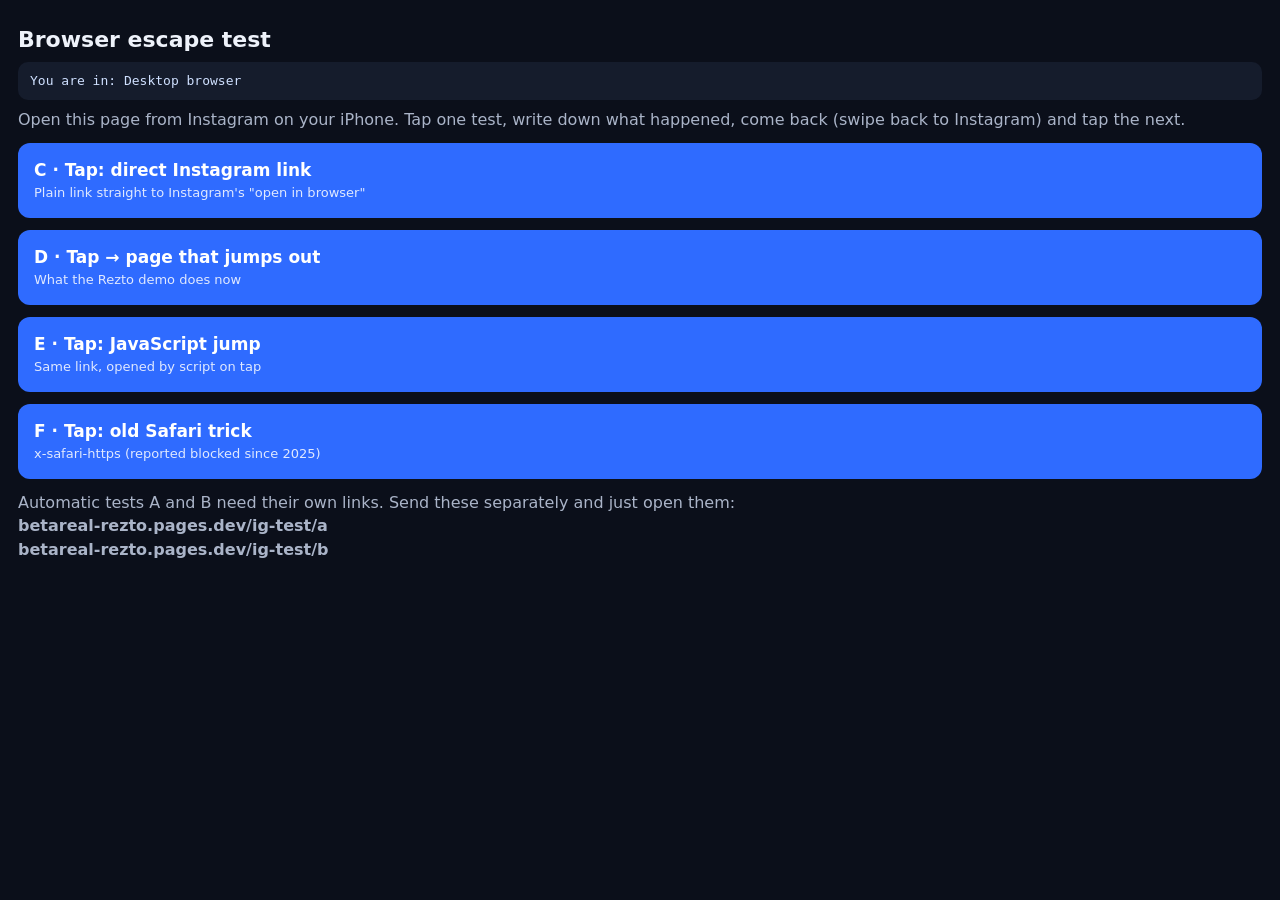
<file: ig-test/index.html>
<!doctype html><html lang="en"><head><meta charset="utf-8"><meta name="viewport" content="width=device-width,initial-scale=1"><meta name="robots" content="noindex,nofollow">
<title>Browser escape test</title><style>body{margin:0;padding:24px 18px 40px;font:16px/1.45 -apple-system,system-ui,sans-serif;background:#0B0F1A;color:#EEF2FA}h1{font-size:22px;margin:0 0 6px}p{margin:8px 0;color:#AAB4C8}.env{font:13px/1.4 ui-monospace,Menlo,monospace;background:#151C2C;border-radius:10px;padding:10px 12px;color:#CFE0FF;word-break:break-word}a.t,button.t{display:block;width:100%;box-sizing:border-box;margin:12px 0;padding:16px;border-radius:12px;border:0;background:#2F6BFF;color:#fff;font:600 17px/1.3 -apple-system,system-ui,sans-serif;text-align:left;text-decoration:none}a.t small,button.t small{display:block;font-weight:400;font-size:13px;opacity:.85;margin-top:4px}.big{font-size:44px;margin:10px 0}</style></head><body>
<h1>Browser escape test</h1>
<div class="env" id="env"></div>
<p>Open this page from Instagram on your iPhone. Tap one test, write down what happened, come back (swipe back to Instagram) and tap the next.</p>
<a class="t" href="instagram://extbrowser/?url=https%3A%2F%2Fbetareal-rezto.pages.dev%2Fig-test%2Flanded%3Ft%3DC">C · Tap: direct Instagram link<small>Plain link straight to Instagram's "open in browser"</small></a>
<a class="t" href="d">D · Tap → page that jumps out<small>What the Rezto demo does now</small></a>
<button class="t" id="e">E · Tap: JavaScript jump<small>Same link, opened by script on tap</small></button>
<a class="t" href="x-safari-https://betareal-rezto.pages.dev/ig-test/landed?t=F">F · Tap: old Safari trick<small>x-safari-https (reported blocked since 2025)</small></a>
<p>Automatic tests A and B need their own links. Send these separately and just open them:<br>
<b>betareal-rezto.pages.dev/ig-test/a</b><br><b>betareal-rezto.pages.dev/ig-test/b</b></p>
<script>(function(){var u=navigator.userAgent,w=/Instagram/i.test(u)?"Instagram in-app browser":/FBAN|FBAV|FB_IAB|FBIOS|FB4A/.test(u)?"Facebook in-app browser":/CriOS/.test(u)?"Chrome":/iPhone|iPad/.test(u)?"Safari":/Android/.test(u)?"Android browser":"Desktop browser";document.getElementById("env").textContent="You are in: "+w;window.__where=w})()</script>
<script>document.getElementById("e").onclick=function(){window.location.href="instagram://extbrowser/?url=https%3A%2F%2Fbetareal-rezto.pages.dev%2Fig-test%2Flanded%3Ft%3DE"};</script>
</body></html>
</file>
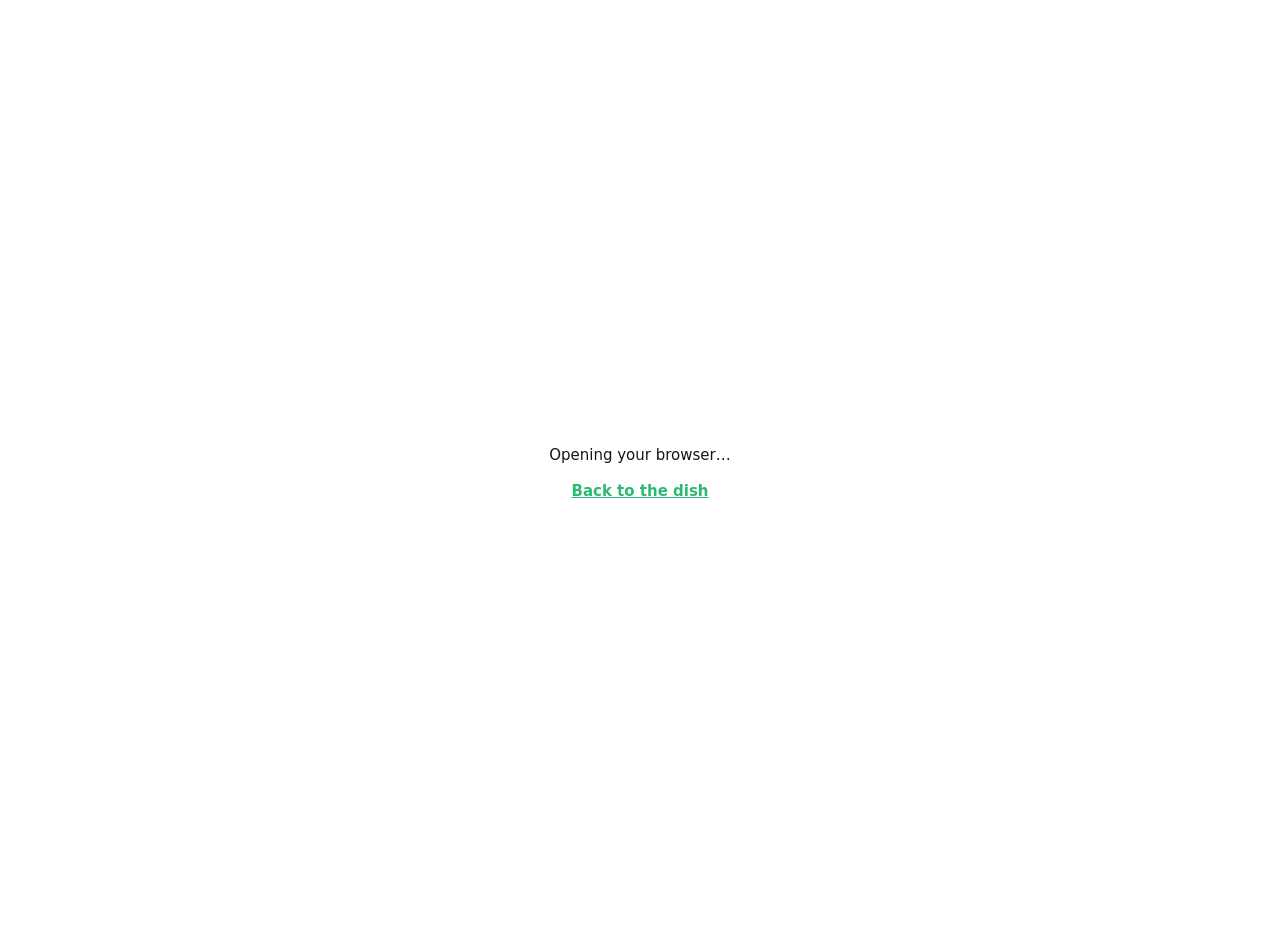
<file: out.html>
<!doctype html>
<html lang="en">
<head>
<meta charset="utf-8">
<meta name="viewport" content="width=device-width, initial-scale=1">
<meta name="robots" content="noindex, nofollow">
<!-- Instagram on iPhone: Meta's own scheme opens the phone's default browser.
     It only fires from a declarative meta refresh (a scripted redirect is dropped),
     which is why this is a separate static page. Update the URL if the demo moves. -->
<meta http-equiv="refresh" content="0;url=instagram://extbrowser/?url=https%3A%2F%2Fbetareal-rezto.pages.dev%2F%3Far%3D1%26from%3Dinstagram">
<title>Opening your browser…</title>
<style>
  body { margin: 0; min-height: 100vh; display: grid; place-content: center; gap: 14px; padding: 24px;
         text-align: center; font: 15px/1.45 system-ui, -apple-system, sans-serif; background: #fff; color: #171717; }
  p { margin: 0; }
  #m { color: #7C7C7C; }
  #m[hidden] { display: none; }
  a { color: #2CBA72; font-weight: 700; }
</style>
</head>
<body>
<p>Opening your browser…</p>
<p id="m" hidden>If nothing happened: tap ••• in the top corner, then “Open in browser”.</p>
<p><a href="./">Back to the dish</a></p>
<script>setTimeout(function () { document.getElementById('m').hidden = false; }, 1500);</script>
</body>
</html>
</file>
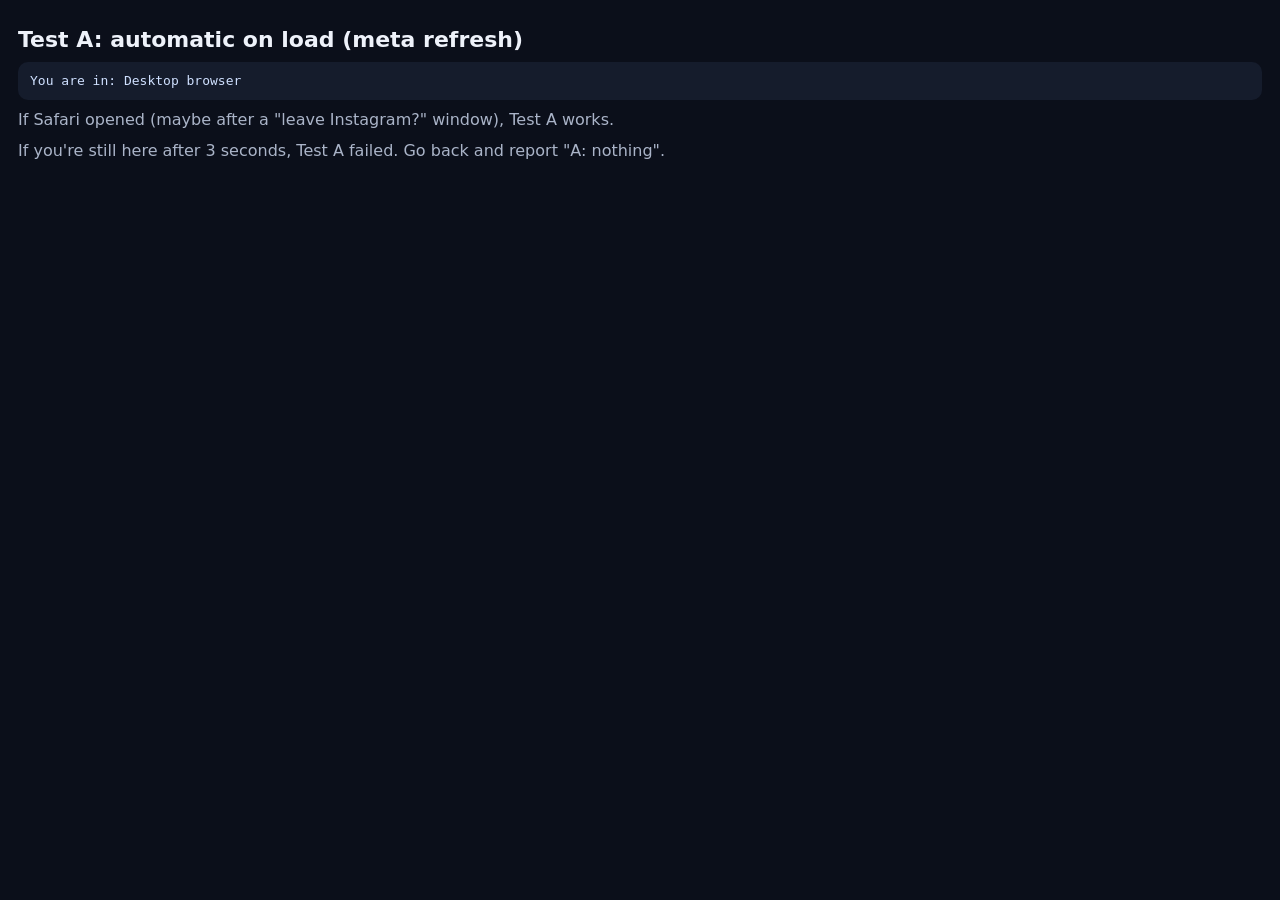
<file: ig-test/a.html>
<!doctype html><html lang="en"><head><meta charset="utf-8"><meta name="viewport" content="width=device-width,initial-scale=1"><meta name="robots" content="noindex,nofollow">
<meta http-equiv="refresh" content="0;url=instagram://extbrowser/?url=https%3A%2F%2Fbetareal-rezto.pages.dev%2Fig-test%2Flanded%3Ft%3DA">
<title>Test A</title><style>body{margin:0;padding:24px 18px 40px;font:16px/1.45 -apple-system,system-ui,sans-serif;background:#0B0F1A;color:#EEF2FA}h1{font-size:22px;margin:0 0 6px}p{margin:8px 0;color:#AAB4C8}.env{font:13px/1.4 ui-monospace,Menlo,monospace;background:#151C2C;border-radius:10px;padding:10px 12px;color:#CFE0FF;word-break:break-word}a.t,button.t{display:block;width:100%;box-sizing:border-box;margin:12px 0;padding:16px;border-radius:12px;border:0;background:#2F6BFF;color:#fff;font:600 17px/1.3 -apple-system,system-ui,sans-serif;text-align:left;text-decoration:none}a.t small,button.t small{display:block;font-weight:400;font-size:13px;opacity:.85;margin-top:4px}.big{font-size:44px;margin:10px 0}</style></head><body>
<h1>Test A: automatic on load (meta refresh)</h1>
<div class="env" id="env"></div>
<p>If Safari opened (maybe after a "leave Instagram?" window), Test A works.</p>
<p>If you're still here after 3 seconds, Test A failed. Go back and report "A: nothing".</p>
<script>(function(){var u=navigator.userAgent,w=/Instagram/i.test(u)?"Instagram in-app browser":/FBAN|FBAV|FB_IAB|FBIOS|FB4A/.test(u)?"Facebook in-app browser":/CriOS/.test(u)?"Chrome":/iPhone|iPad/.test(u)?"Safari":/Android/.test(u)?"Android browser":"Desktop browser";document.getElementById("env").textContent="You are in: "+w;window.__where=w})()</script></body></html>
</file>
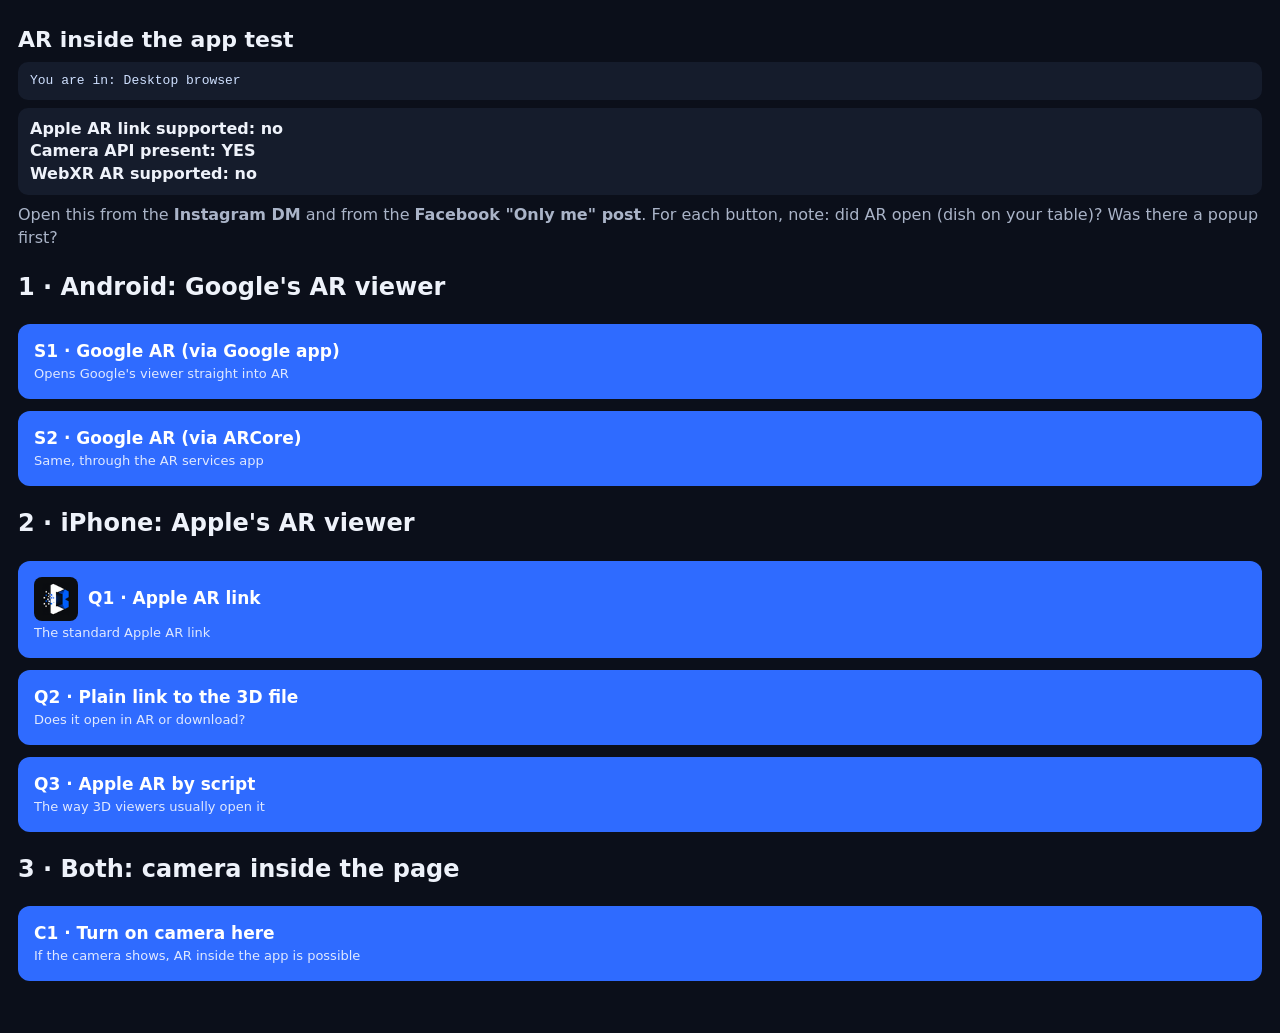
<file: ig-test/ar.html>
<!doctype html><html lang="en"><head><meta charset="utf-8"><meta name="viewport" content="width=device-width,initial-scale=1"><meta name="robots" content="noindex,nofollow">
<title>AR inside the app test</title><style>body{margin:0;padding:24px 18px 40px;font:16px/1.45 -apple-system,system-ui,sans-serif;background:#0B0F1A;color:#EEF2FA}h1{font-size:22px;margin:0 0 6px}p{margin:8px 0;color:#AAB4C8}.env{font:13px/1.4 ui-monospace,Menlo,monospace;background:#151C2C;border-radius:10px;padding:10px 12px;color:#CFE0FF;word-break:break-word}a.t,button.t{display:block;width:100%;box-sizing:border-box;margin:12px 0;padding:16px;border-radius:12px;border:0;background:#2F6BFF;color:#fff;font:600 17px/1.3 -apple-system,system-ui,sans-serif;text-align:left;text-decoration:none}a.t small,button.t small{display:block;font-weight:400;font-size:13px;opacity:.85;margin-top:4px}.big{font-size:44px;margin:10px 0}video{width:100%;border-radius:12px;background:#000;display:block}.res{font:600 16px/1.4 -apple-system,system-ui,sans-serif;background:#151C2C;border-radius:10px;padding:10px 12px;margin:8px 0;white-space:pre-line}.cam{position:relative}.cam img{position:absolute;left:50%;bottom:12%;width:55%;transform:translateX(-50%);pointer-events:none;filter:drop-shadow(0 18px 18px rgba(0,0,0,.55))}a.q img{width:44px;height:44px;border-radius:8px;vertical-align:middle;margin-right:10px}</style></head><body>
<h1>AR inside the app test</h1>
<div class="env" id="env"></div>
<div class="res" id="diag">Checking what this browser supports…</div>
<p>Open this from the <b>Instagram DM</b> and from the <b>Facebook "Only me" post</b>. For each button, note: did AR open (dish on your table)? Was there a popup first?</p>

<h2>1 · Android: Google's AR viewer</h2>
<a class="t" href="intent://arvr.google.com/scene-viewer/1.0?file=https%3A%2F%2Fpub-b253d60df14c4c1f94bada002fa59596.r2.dev%2Ffood-market-main%2F1789294491888_khachapuri_enhanced_half_size.glb&mode=ar_preferred&title=Adjarian%20Khachapuri#Intent;scheme=https;package=com.google.android.googlequicksearchbox;action=android.intent.action.VIEW;S.browser_fallback_url=https%3A%2F%2Fbetareal-rezto.pages.dev%2Fig-test%2Flanded%3Ft%3DS1x;end">S1 · Google AR (via Google app)<small>Opens Google's viewer straight into AR</small></a>
<a class="t" href="intent://arvr.google.com/scene-viewer/1.0?file=https%3A%2F%2Fpub-b253d60df14c4c1f94bada002fa59596.r2.dev%2Ffood-market-main%2F1789294491888_khachapuri_enhanced_half_size.glb&mode=ar_only#Intent;scheme=https;package=com.google.ar.core;action=android.intent.action.VIEW;S.browser_fallback_url=https%3A%2F%2Fbetareal-rezto.pages.dev%2Fig-test%2Flanded%3Ft%3DS2x;end">S2 · Google AR (via ARCore)<small>Same, through the AR services app</small></a>

<h2>2 · iPhone: Apple's AR viewer</h2>
<a class="t q" rel="ar" href="https://pub-b253d60df14c4c1f94bada002fa59596.r2.dev/food-market-main/1789294515939_khachapuri_enhanced_half_size.usdz"><img src="../assets/betareal-mark.png" alt="">Q1 · Apple AR link<small>The standard Apple AR link</small></a>
<a class="t" href="https://pub-b253d60df14c4c1f94bada002fa59596.r2.dev/food-market-main/1789294515939_khachapuri_enhanced_half_size.usdz">Q2 · Plain link to the 3D file<small>Does it open in AR or download?</small></a>
<button class="t" id="q3">Q3 · Apple AR by script<small>The way 3D viewers usually open it</small></button>

<h2>3 · Both: camera inside the page</h2>
<button class="t" id="cam">C1 · Turn on camera here<small>If the camera shows, AR inside the app is possible</small></button>
<div class="cam" id="camBox" hidden><video id="v" playsinline muted autoplay></video><img src="../assets/betareal-mark.png" alt="" id="dish"></div>
<div class="res" id="camRes" hidden></div>
<script>(function(){var u=navigator.userAgent,w=/Instagram/i.test(u)?"Instagram in-app browser":/FBAN|FBAV|FB_IAB|FBIOS|FB4A/.test(u)?"Facebook in-app browser":/CriOS/.test(u)?"Chrome":/iPhone|iPad/.test(u)?"Safari":/Android/.test(u)?"Android browser":"Desktop browser";document.getElementById("env").textContent="You are in: "+w;window.__where=w})()</script>
<script>
(function(){
  var d=document.getElementById('diag'),a=document.createElement('a'),lines=[];
  lines.push('Apple AR link supported: '+((a.relList&&a.relList.supports&&a.relList.supports('ar'))?'YES':'no'));
  lines.push('Camera API present: '+((navigator.mediaDevices&&navigator.mediaDevices.getUserMedia)?'YES':'no'));
  if(navigator.xr&&navigator.xr.isSessionSupported){
    navigator.xr.isSessionSupported('immersive-ar').then(function(ok){lines.push('WebXR AR supported: '+(ok?'YES':'no'));d.textContent=lines.join('\n')}).catch(function(){lines.push('WebXR AR supported: error');d.textContent=lines.join('\n')});
  } else lines.push('WebXR AR supported: no');
  d.textContent=lines.join('\n');

  document.getElementById('q3').onclick=function(){
    var x=document.createElement('a');x.rel='ar';x.href='https://pub-b253d60df14c4c1f94bada002fa59596.r2.dev/food-market-main/1789294515939_khachapuri_enhanced_half_size.usdz';x.appendChild(document.createElement('img'));document.body.appendChild(x);x.click();
  };

  document.getElementById('cam').onclick=function(){
    var r=document.getElementById('camRes');r.hidden=false;
    if(!(navigator.mediaDevices&&navigator.mediaDevices.getUserMedia)){r.textContent='❌ Camera API not available in this browser';return}
    r.textContent='Asking for camera…';
    navigator.mediaDevices.getUserMedia({video:{facingMode:'environment'},audio:false}).then(function(s){
      var v=document.getElementById('v');v.srcObject=s;document.getElementById('camBox').hidden=false;
      r.textContent='✅ Camera works inside this browser';
    }).catch(function(e){r.textContent='❌ Camera blocked: '+(e&&e.name||e)});
  };
})();
</script>
</body></html>
</file>
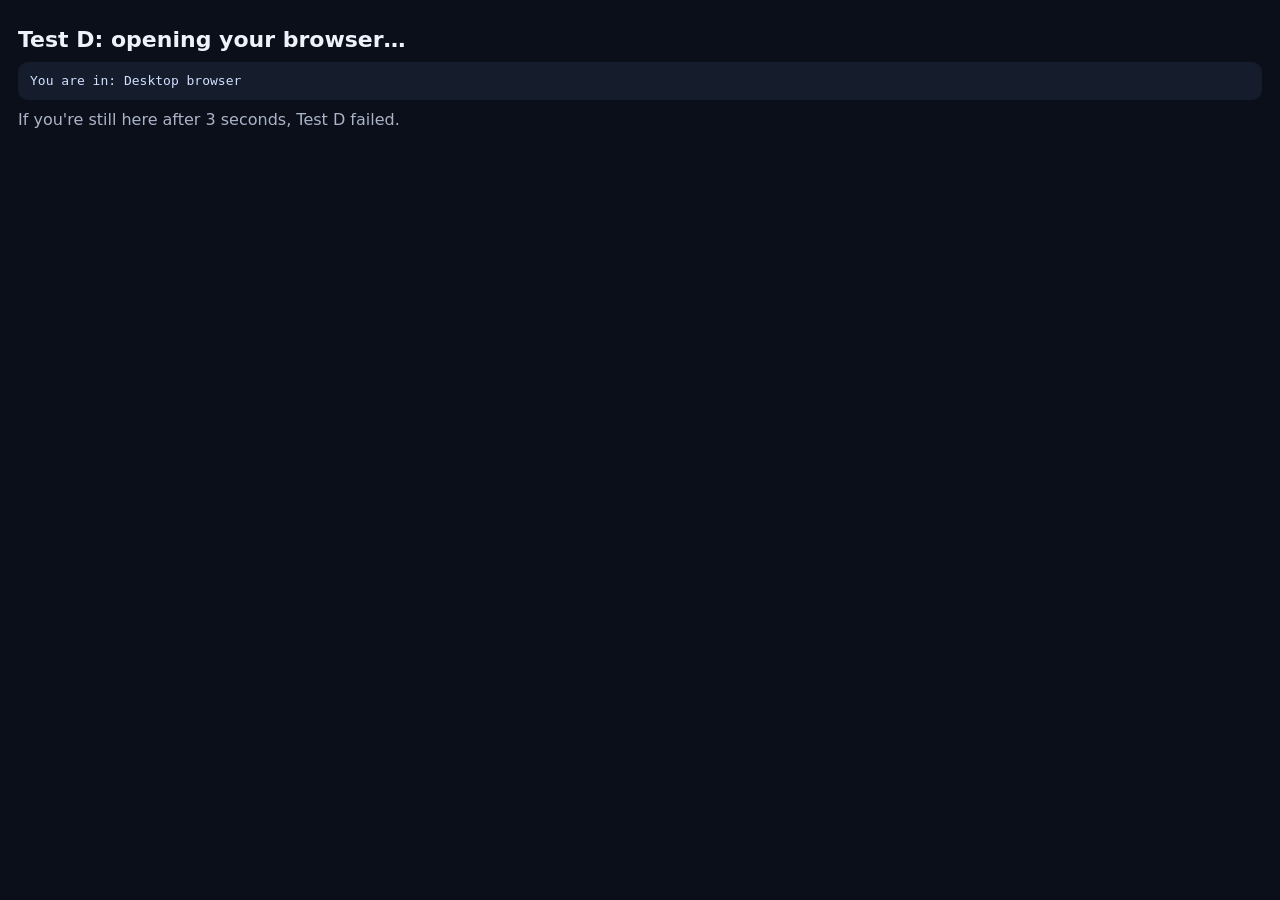
<file: ig-test/d.html>
<!doctype html><html lang="en"><head><meta charset="utf-8"><meta name="viewport" content="width=device-width,initial-scale=1"><meta name="robots" content="noindex,nofollow">
<meta http-equiv="refresh" content="0;url=instagram://extbrowser/?url=https%3A%2F%2Fbetareal-rezto.pages.dev%2Fig-test%2Flanded%3Ft%3DD">
<title>Test D</title><style>body{margin:0;padding:24px 18px 40px;font:16px/1.45 -apple-system,system-ui,sans-serif;background:#0B0F1A;color:#EEF2FA}h1{font-size:22px;margin:0 0 6px}p{margin:8px 0;color:#AAB4C8}.env{font:13px/1.4 ui-monospace,Menlo,monospace;background:#151C2C;border-radius:10px;padding:10px 12px;color:#CFE0FF;word-break:break-word}a.t,button.t{display:block;width:100%;box-sizing:border-box;margin:12px 0;padding:16px;border-radius:12px;border:0;background:#2F6BFF;color:#fff;font:600 17px/1.3 -apple-system,system-ui,sans-serif;text-align:left;text-decoration:none}a.t small,button.t small{display:block;font-weight:400;font-size:13px;opacity:.85;margin-top:4px}.big{font-size:44px;margin:10px 0}</style></head><body>
<h1>Test D: opening your browser…</h1>
<div class="env" id="env"></div>
<p>If you're still here after 3 seconds, Test D failed.</p>
<script>(function(){var u=navigator.userAgent,w=/Instagram/i.test(u)?"Instagram in-app browser":/FBAN|FBAV|FB_IAB|FBIOS|FB4A/.test(u)?"Facebook in-app browser":/CriOS/.test(u)?"Chrome":/iPhone|iPad/.test(u)?"Safari":/Android/.test(u)?"Android browser":"Desktop browser";document.getElementById("env").textContent="You are in: "+w;window.__where=w})()</script></body></html>
</file>
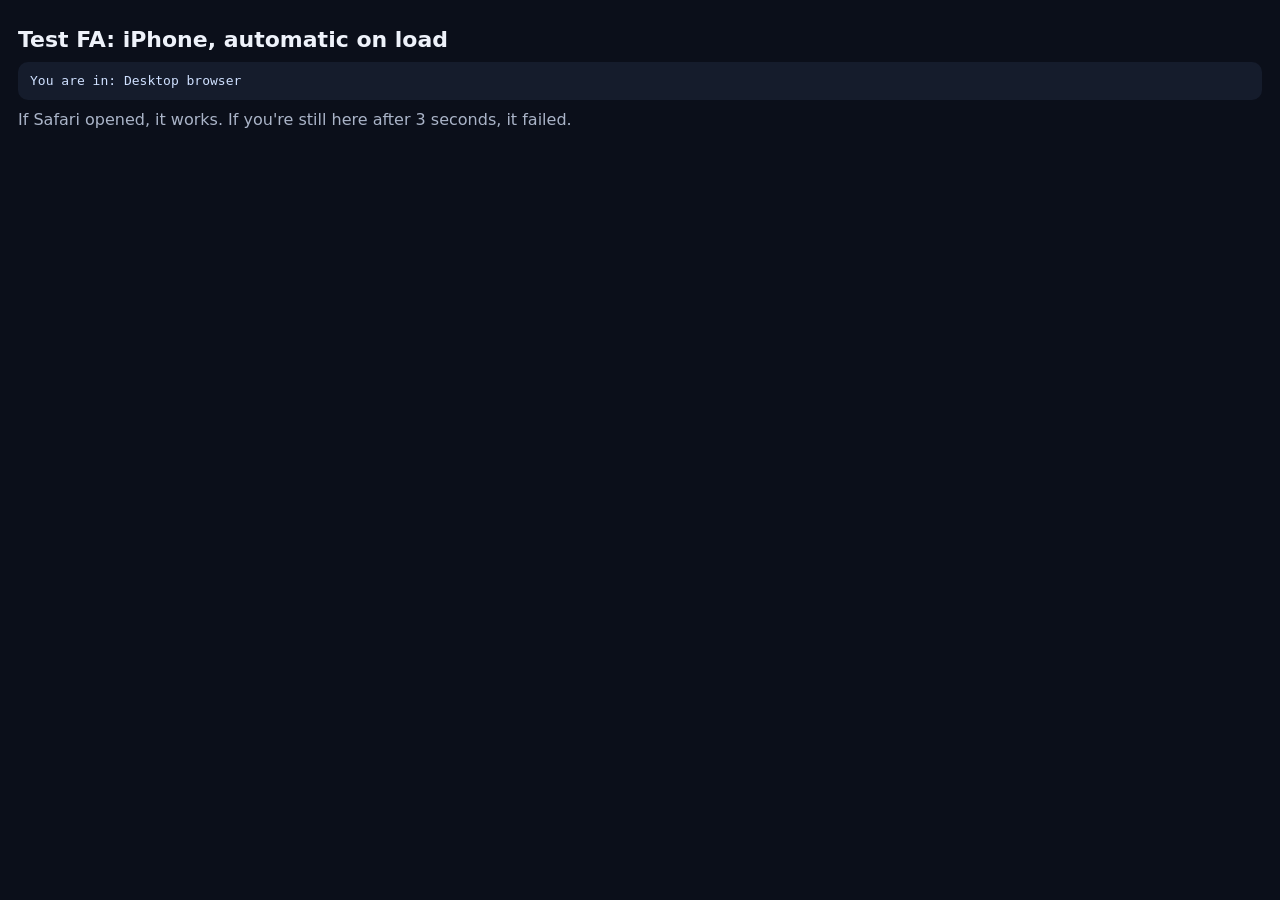
<file: ig-test/fa.html>
<!doctype html><html lang="en"><head><meta charset="utf-8"><meta name="viewport" content="width=device-width,initial-scale=1"><meta name="robots" content="noindex,nofollow">
<meta http-equiv="refresh" content="0;url=x-safari-https://betareal-rezto.pages.dev/ig-test/landed?t=FA">
<title>Test FA</title><style>body{margin:0;padding:24px 18px 40px;font:16px/1.45 -apple-system,system-ui,sans-serif;background:#0B0F1A;color:#EEF2FA}h1{font-size:22px;margin:0 0 6px}p{margin:8px 0;color:#AAB4C8}.env{font:13px/1.4 ui-monospace,Menlo,monospace;background:#151C2C;border-radius:10px;padding:10px 12px;color:#CFE0FF;word-break:break-word}a.t,button.t{display:block;width:100%;box-sizing:border-box;margin:12px 0;padding:16px;border-radius:12px;border:0;background:#2F6BFF;color:#fff;font:600 17px/1.3 -apple-system,system-ui,sans-serif;text-align:left;text-decoration:none}a.t small,button.t small{display:block;font-weight:400;font-size:13px;opacity:.85;margin-top:4px}.big{font-size:44px;margin:10px 0}</style></head><body>
<h1>Test FA: iPhone, automatic on load</h1>
<div class="env" id="env"></div>
<p>If Safari opened, it works. If you're still here after 3 seconds, it failed.</p>
<script>(function(){var u=navigator.userAgent,w=/Instagram/i.test(u)?"Instagram in-app browser":/FBAN|FBAV|FB_IAB|FBIOS|FB4A/.test(u)?"Facebook in-app browser":/CriOS/.test(u)?"Chrome":/iPhone|iPad/.test(u)?"Safari":/Android/.test(u)?"Android browser":"Desktop browser";document.getElementById("env").textContent="You are in: "+w;window.__where=w})()</script></body></html>
</file>
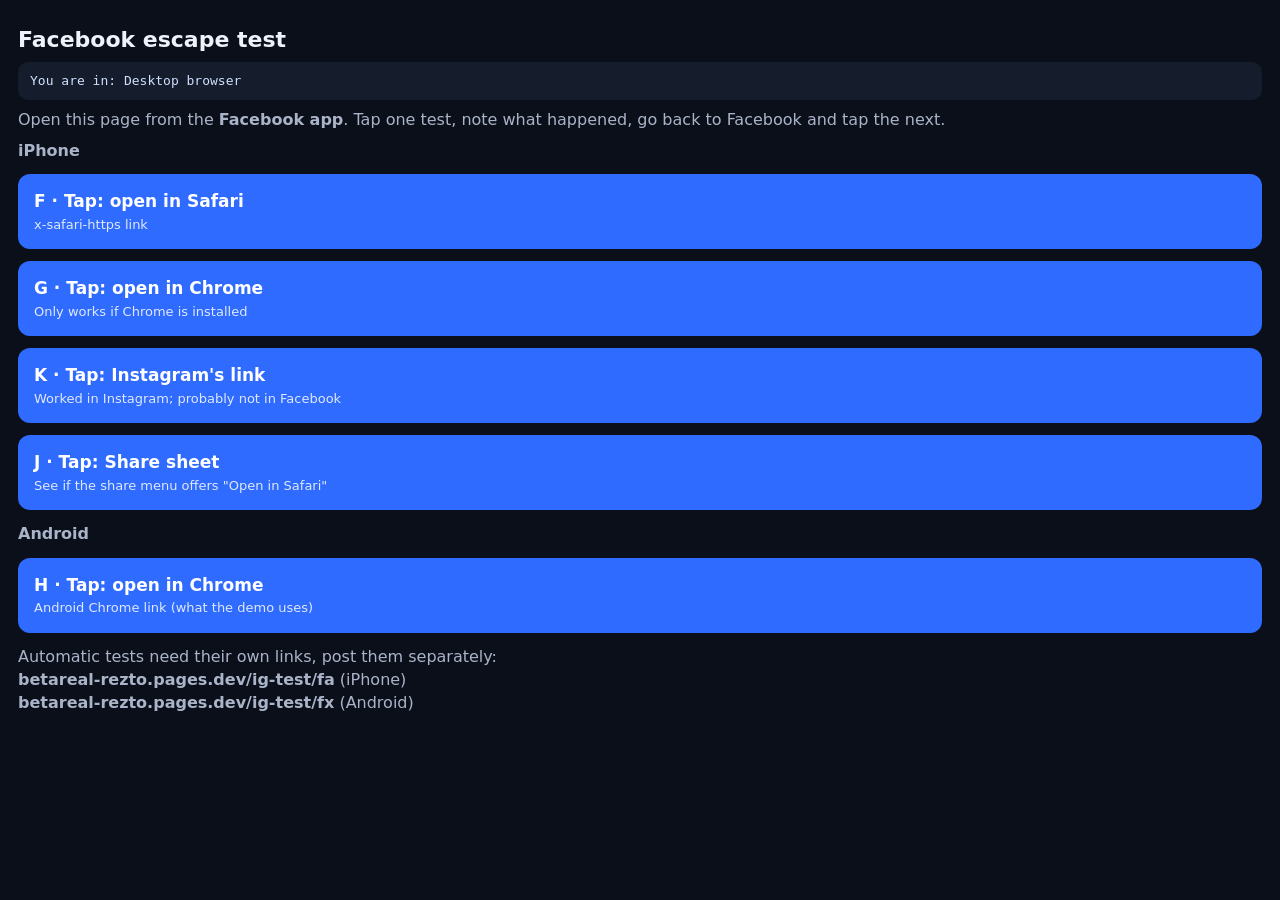
<file: ig-test/fb.html>
<!doctype html><html lang="en"><head><meta charset="utf-8"><meta name="viewport" content="width=device-width,initial-scale=1"><meta name="robots" content="noindex,nofollow">
<title>Facebook escape test</title><style>body{margin:0;padding:24px 18px 40px;font:16px/1.45 -apple-system,system-ui,sans-serif;background:#0B0F1A;color:#EEF2FA}h1{font-size:22px;margin:0 0 6px}p{margin:8px 0;color:#AAB4C8}.env{font:13px/1.4 ui-monospace,Menlo,monospace;background:#151C2C;border-radius:10px;padding:10px 12px;color:#CFE0FF;word-break:break-word}a.t,button.t{display:block;width:100%;box-sizing:border-box;margin:12px 0;padding:16px;border-radius:12px;border:0;background:#2F6BFF;color:#fff;font:600 17px/1.3 -apple-system,system-ui,sans-serif;text-align:left;text-decoration:none}a.t small,button.t small{display:block;font-weight:400;font-size:13px;opacity:.85;margin-top:4px}.big{font-size:44px;margin:10px 0}</style></head><body>
<h1>Facebook escape test</h1>
<div class="env" id="env"></div>
<p>Open this page from the <b>Facebook app</b>. Tap one test, note what happened, go back to Facebook and tap the next.</p>
<p><b>iPhone</b></p>
<a class="t" href="x-safari-https://betareal-rezto.pages.dev/ig-test/landed?t=F">F · Tap: open in Safari<small>x-safari-https link</small></a>
<a class="t" href="googlechromes://betareal-rezto.pages.dev/ig-test/landed?t=G">G · Tap: open in Chrome<small>Only works if Chrome is installed</small></a>
<a class="t" href="instagram://extbrowser/?url=https%3A%2F%2Fbetareal-rezto.pages.dev%2Fig-test%2Flanded%3Ft%3DK">K · Tap: Instagram's link<small>Worked in Instagram; probably not in Facebook</small></a>
<button class="t" id="j">J · Tap: Share sheet<small>See if the share menu offers "Open in Safari"</small></button>
<p><b>Android</b></p>
<a class="t" href="intent://betareal-rezto.pages.dev/ig-test/landed?t=H#Intent;scheme=https;package=com.android.chrome;S.browser_fallback_url=https%3A%2F%2Fbetareal-rezto.pages.dev%2Fig-test%2Flanded%3Ft%3DHx;end">H · Tap: open in Chrome<small>Android Chrome link (what the demo uses)</small></a>
<p>Automatic tests need their own links, post them separately:<br>
<b>betareal-rezto.pages.dev/ig-test/fa</b> (iPhone)<br><b>betareal-rezto.pages.dev/ig-test/fx</b> (Android)</p>
<script>(function(){var u=navigator.userAgent,w=/Instagram/i.test(u)?"Instagram in-app browser":/FBAN|FBAV|FB_IAB|FBIOS|FB4A/.test(u)?"Facebook in-app browser":/CriOS/.test(u)?"Chrome":/iPhone|iPad/.test(u)?"Safari":/Android/.test(u)?"Android browser":"Desktop browser";document.getElementById("env").textContent="You are in: "+w;window.__where=w})()</script>
<script>document.getElementById("j").onclick=function(){if(navigator.share){navigator.share({url:"https://betareal-rezto.pages.dev/ig-test/landed?t=J"}).catch(function(){})}else{alert("Share sheet not available here")}};</script>
</body></html>
</file>
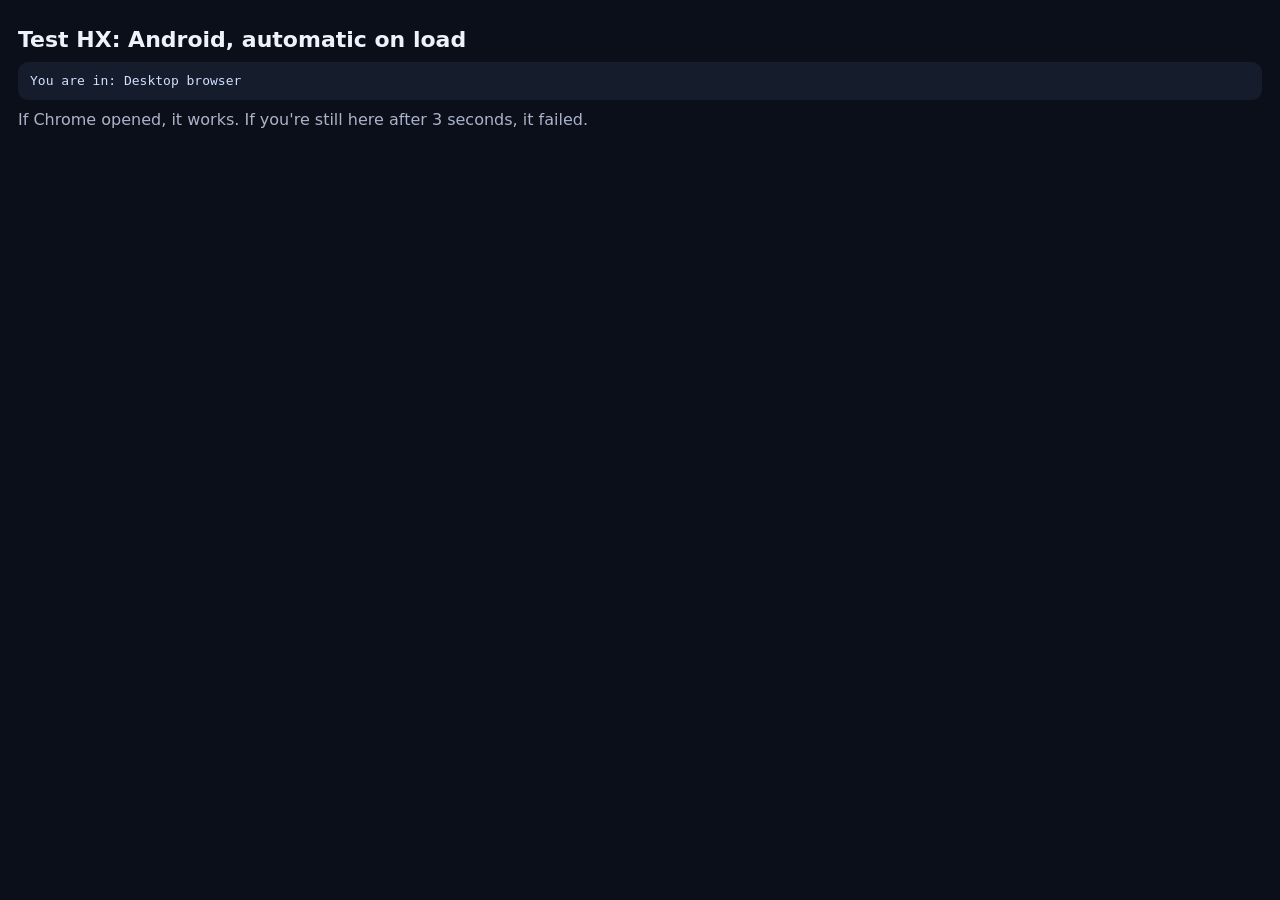
<file: ig-test/fx.html>
<!doctype html><html lang="en"><head><meta charset="utf-8"><meta name="viewport" content="width=device-width,initial-scale=1"><meta name="robots" content="noindex,nofollow">
<meta http-equiv="refresh" content="0;url=intent://betareal-rezto.pages.dev/ig-test/landed?t=HX#Intent;scheme=https;package=com.android.chrome;S.browser_fallback_url=https%3A%2F%2Fbetareal-rezto.pages.dev%2Fig-test%2Flanded%3Ft%3DHXx;end">
<title>Test HX</title><style>body{margin:0;padding:24px 18px 40px;font:16px/1.45 -apple-system,system-ui,sans-serif;background:#0B0F1A;color:#EEF2FA}h1{font-size:22px;margin:0 0 6px}p{margin:8px 0;color:#AAB4C8}.env{font:13px/1.4 ui-monospace,Menlo,monospace;background:#151C2C;border-radius:10px;padding:10px 12px;color:#CFE0FF;word-break:break-word}a.t,button.t{display:block;width:100%;box-sizing:border-box;margin:12px 0;padding:16px;border-radius:12px;border:0;background:#2F6BFF;color:#fff;font:600 17px/1.3 -apple-system,system-ui,sans-serif;text-align:left;text-decoration:none}a.t small,button.t small{display:block;font-weight:400;font-size:13px;opacity:.85;margin-top:4px}.big{font-size:44px;margin:10px 0}</style></head><body>
<h1>Test HX: Android, automatic on load</h1>
<div class="env" id="env"></div>
<p>If Chrome opened, it works. If you're still here after 3 seconds, it failed.</p>
<script>(function(){var u=navigator.userAgent,w=/Instagram/i.test(u)?"Instagram in-app browser":/FBAN|FBAV|FB_IAB|FBIOS|FB4A/.test(u)?"Facebook in-app browser":/CriOS/.test(u)?"Chrome":/iPhone|iPad/.test(u)?"Safari":/Android/.test(u)?"Android browser":"Desktop browser";document.getElementById("env").textContent="You are in: "+w;window.__where=w})()</script></body></html>
</file>
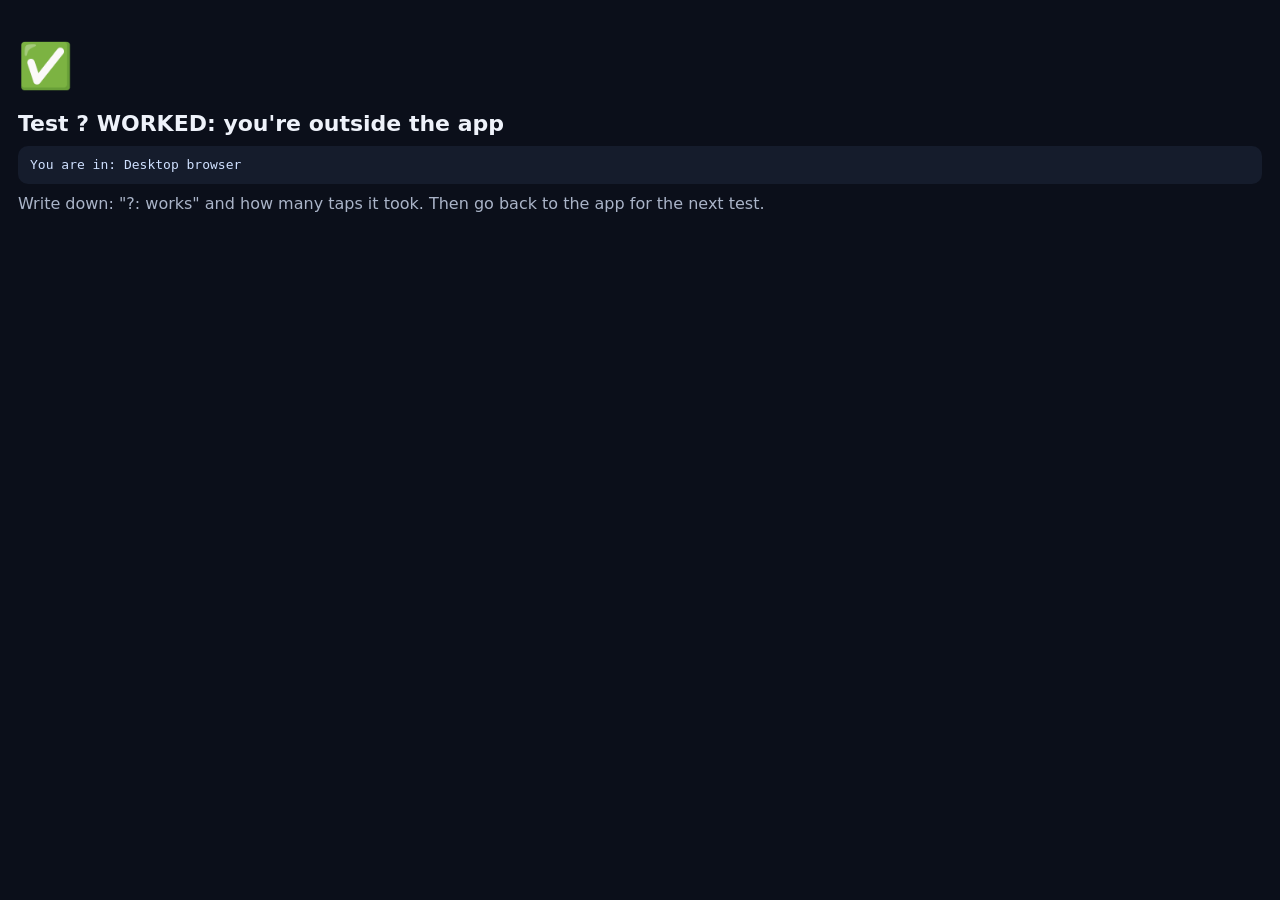
<file: ig-test/landed.html>
<!doctype html><html lang="en"><head><meta charset="utf-8"><meta name="viewport" content="width=device-width,initial-scale=1"><meta name="robots" content="noindex,nofollow">
<title>Escape test result</title><style>body{margin:0;padding:24px 18px 40px;font:16px/1.45 -apple-system,system-ui,sans-serif;background:#0B0F1A;color:#EEF2FA}h1{font-size:22px;margin:0 0 6px}p{margin:8px 0;color:#AAB4C8}.env{font:13px/1.4 ui-monospace,Menlo,monospace;background:#151C2C;border-radius:10px;padding:10px 12px;color:#CFE0FF;word-break:break-word}a.t,button.t{display:block;width:100%;box-sizing:border-box;margin:12px 0;padding:16px;border-radius:12px;border:0;background:#2F6BFF;color:#fff;font:600 17px/1.3 -apple-system,system-ui,sans-serif;text-align:left;text-decoration:none}a.t small,button.t small{display:block;font-weight:400;font-size:13px;opacity:.85;margin-top:4px}.big{font-size:44px;margin:10px 0}</style></head><body>
<div class="big" id="ok"></div>
<h1 id="h"></h1>
<div class="env" id="env"></div>
<p id="p"></p>
<script>(function(){var u=navigator.userAgent,w=/Instagram/i.test(u)?"Instagram in-app browser":/FBAN|FBAV|FB_IAB|FBIOS|FB4A/.test(u)?"Facebook in-app browser":/CriOS/.test(u)?"Chrome":/iPhone|iPad/.test(u)?"Safari":/Android/.test(u)?"Android browser":"Desktop browser";document.getElementById("env").textContent="You are in: "+w;window.__where=w})()</script>
<script>var t=new URLSearchParams(location.search).get("t")||"?",out=!/Instagram|FBAN|FBAV|FB_IAB|FBIOS|FB4A/.test(navigator.userAgent);
document.getElementById("ok").textContent=out?"✅":"❌";
document.getElementById("h").textContent="Test "+t+(out?" WORKED: you're outside the app":" did NOT leave the app");
document.getElementById("p").textContent=out?"Write down: \""+t+": works\" and how many taps it took. Then go back to the app for the next test.":"The link opened, but still inside the app.";</script>
</body></html>
</file>
